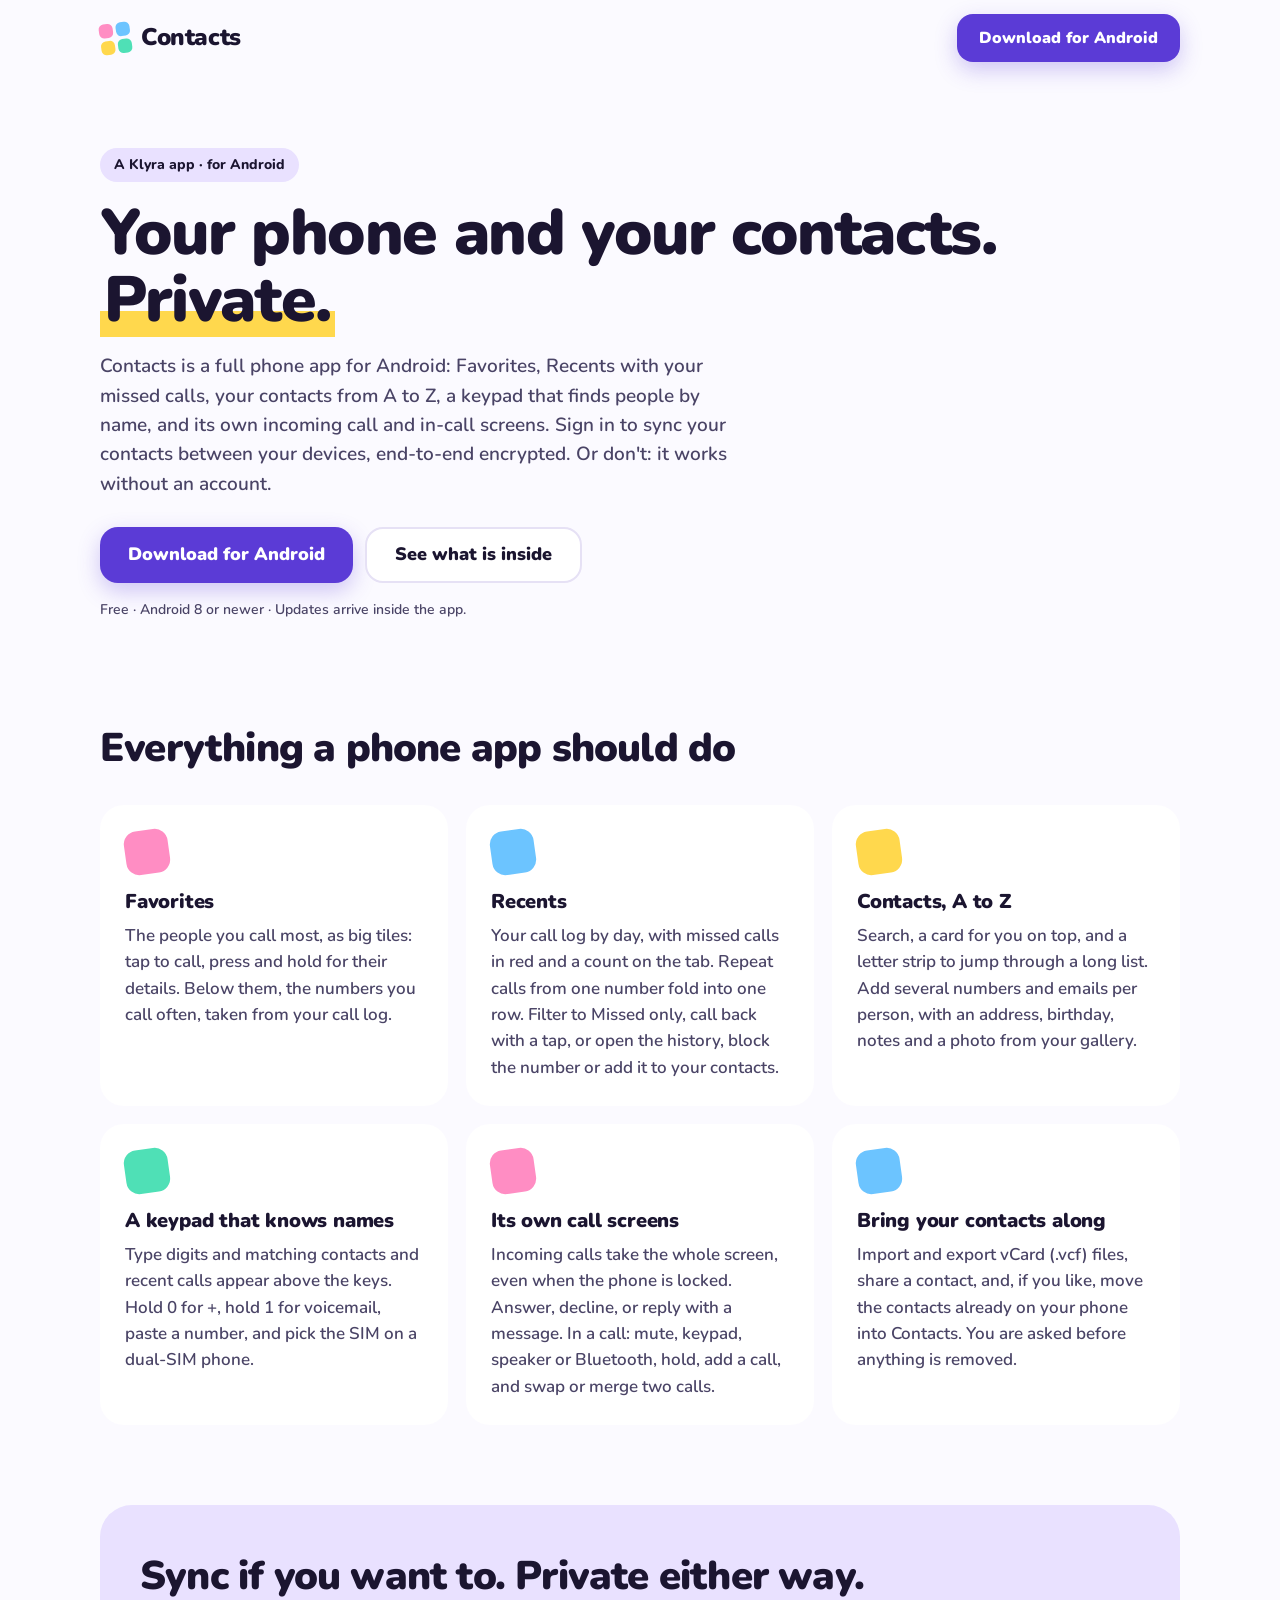
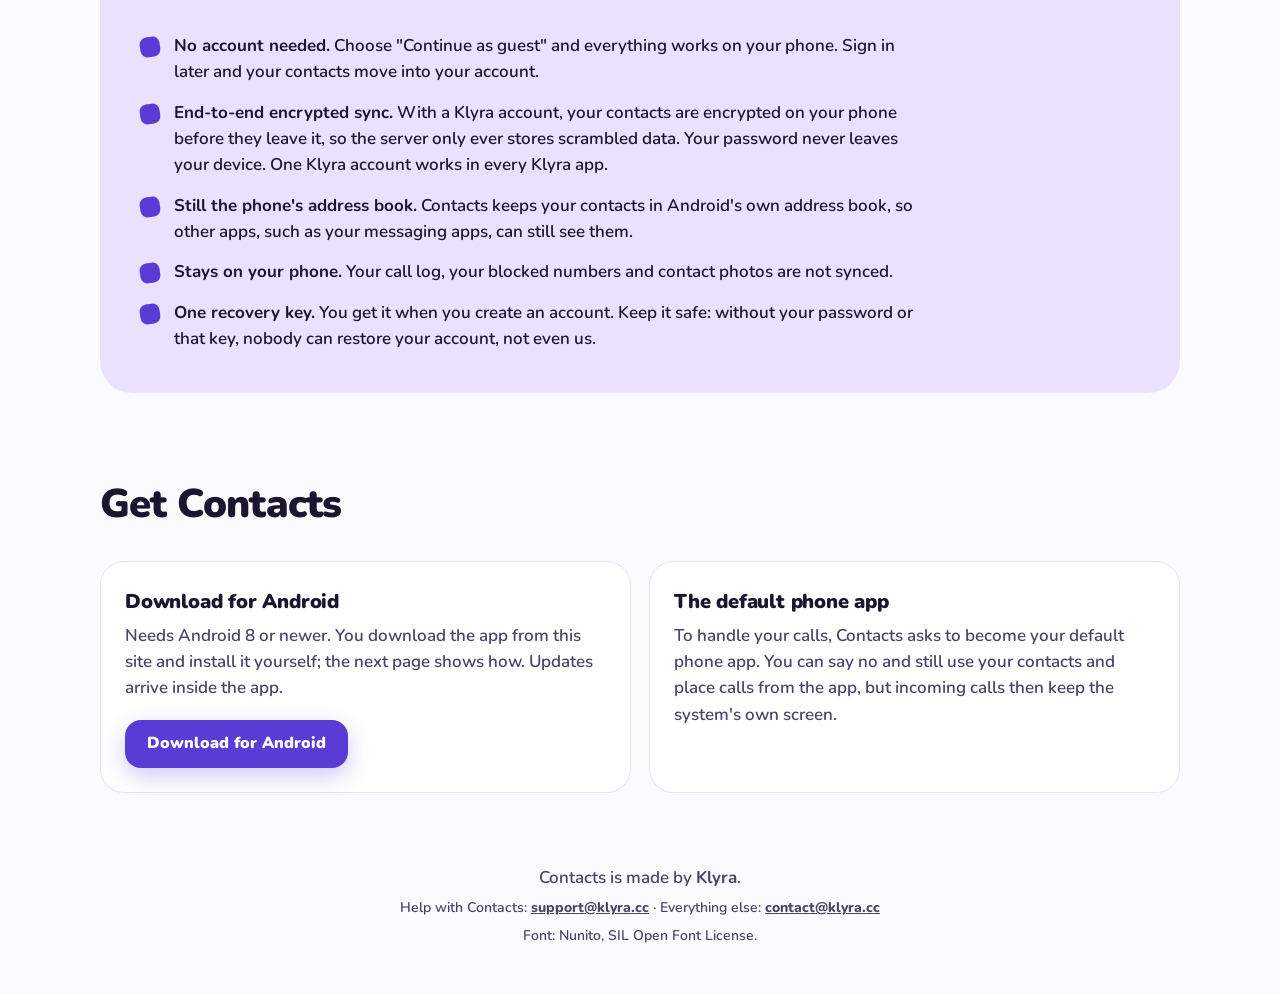
<file: index.html>
<!DOCTYPE html>
<html lang="en">
<head>
  <meta charset="UTF-8">
  <meta name="viewport" content="width=device-width, initial-scale=1.0">
  <!-- Static page: no inline code, nothing loaded from other sites. -->
  <meta http-equiv="Content-Security-Policy" content="default-src 'none'; style-src 'self'; font-src 'self'; img-src 'self'; base-uri 'none'; form-action 'none'">
  <meta name="referrer" content="strict-origin-when-cross-origin">
  <title>Contacts: the phone and contacts app for Android, by Klyra</title>
  <meta name="description" content="Contacts is a full phone and contacts app for Android: Favorites, Recents with missed calls, contacts A-Z, a keypad with name search and its own call screens. Optional end-to-end encrypted sync with your Klyra account. Works without an account.">
  <meta name="theme-color" content="#FBFAFF" media="(prefers-color-scheme: light)">
  <meta name="theme-color" content="#13101F" media="(prefers-color-scheme: dark)">
  <meta property="og:title" content="Contacts, the phone app for Android">
  <meta property="og:description" content="Your phone and your contacts in one private app. Optional end-to-end encrypted sync. No account needed.">
  <meta property="og:image" content="https://contacts.klyra.cc/landing/icon-512.png">
  <link rel="icon" type="image/png" href="/landing/favicon.png">
  <link rel="apple-touch-icon" href="/landing/icon-192.png">
  <link rel="preload" href="/landing/Nunito.ttf" as="font" type="font/ttf" crossorigin>
  <link rel="stylesheet" href="/landing/style.css">
</head>
<body>
<a class="skip" href="#main">Skip to content</a>

<header class="top">
  <a class="brand" href="/" aria-label="Contacts home">
    <span class="logo" aria-hidden="true"><i class="c-bubblegum"></i><i class="c-sky"></i><i class="c-lemon"></i><i class="c-mint"></i></span>
    Contacts
  </a>
  <nav class="auth" aria-label="Download">
    <a class="btn primary" href="/android/">Download for Android</a>
  </nav>
</header>

<main id="main">
  <section class="hero">
    <p class="pill">A Klyra app · for Android</p>
    <h1>Your phone and your contacts. <span class="hl">Private.</span></h1>
    <p class="lead">Contacts is a full phone app for Android: Favorites, Recents with your missed calls, your contacts from A to Z, a keypad that finds people by name, and its own incoming call and in-call screens. Sign in to sync your contacts between your devices, end-to-end encrypted. Or don't: it works without an account.</p>
    <div class="cta">
      <a class="btn primary big" href="/android/">Download for Android</a>
      <a class="btn ghost big" href="#features">See what is inside</a>
    </div>
    <p class="small">Free · Android 8 or newer · Updates arrive inside the app.</p>
  </section>

  <section class="features" id="features" aria-labelledby="f-title">
    <h2 id="f-title">Everything a phone app should do</h2>
    <div class="grid">
      <article class="card c-tint-bubblegum">
        <span class="tile c-bubblegum" aria-hidden="true"></span>
        <h3>Favorites</h3>
        <p>The people you call most, as big tiles: tap to call, press and hold for their details. Below them, the numbers you call often, taken from your call log.</p>
      </article>
      <article class="card c-tint-sky">
        <span class="tile c-sky" aria-hidden="true"></span>
        <h3>Recents</h3>
        <p>Your call log by day, with missed calls in red and a count on the tab. Repeat calls from one number fold into one row. Filter to Missed only, call back with a tap, or open the history, block the number or add it to your contacts.</p>
      </article>
      <article class="card c-tint-lemon">
        <span class="tile c-lemon" aria-hidden="true"></span>
        <h3>Contacts, A to Z</h3>
        <p>Search, a card for you on top, and a letter strip to jump through a long list. Add several numbers and emails per person, with an address, birthday, notes and a photo from your gallery.</p>
      </article>
      <article class="card c-tint-mint">
        <span class="tile c-mint" aria-hidden="true"></span>
        <h3>A keypad that knows names</h3>
        <p>Type digits and matching contacts and recent calls appear above the keys. Hold 0 for +, hold 1 for voicemail, paste a number, and pick the SIM on a dual-SIM phone.</p>
      </article>
      <article class="card c-tint-peach">
        <span class="tile c-bubblegum" aria-hidden="true"></span>
        <h3>Its own call screens</h3>
        <p>Incoming calls take the whole screen, even when the phone is locked. Answer, decline, or reply with a message. In a call: mute, keypad, speaker or Bluetooth, hold, add a call, and swap or merge two calls.</p>
      </article>
      <article class="card c-tint-lilac">
        <span class="tile c-sky" aria-hidden="true"></span>
        <h3>Bring your contacts along</h3>
        <p>Import and export vCard (.vcf) files, share a contact, and, if you like, move the contacts already on your phone into Contacts. You are asked before anything is removed.</p>
      </article>
    </div>
  </section>

  <section class="privacy c-tint-lilac" aria-labelledby="p-title">
    <h2 id="p-title">Sync if you want to. Private either way.</h2>
    <ul>
      <li><b>No account needed.</b> Choose "Continue as guest" and everything works on your phone. Sign in later and your contacts move into your account.</li>
      <li><b>End-to-end encrypted sync.</b> With a Klyra account, your contacts are encrypted on your phone before they leave it, so the server only ever stores scrambled data. Your password never leaves your device. One Klyra account works in every Klyra app.</li>
      <li><b>Still the phone's address book.</b> Contacts keeps your contacts in Android's own address book, so other apps, such as your messaging apps, can still see them.</li>
      <li><b>Stays on your phone.</b> Your call log, your blocked numbers and contact photos are not synced.</li>
      <li><b>One recovery key.</b> You get it when you create an account. Keep it safe: without your password or that key, nobody can restore your account, not even us.</li>
    </ul>
  </section>

  <section class="get" aria-labelledby="g-title">
    <h2 id="g-title">Get Contacts</h2>
    <div class="grid two">
      <article class="card">
        <h3>Download for Android</h3>
        <p>Needs Android 8 or newer. You download the app from this site and install it yourself; the next page shows how. Updates arrive inside the app.</p>
        <a class="btn primary" href="/android/">Download for Android</a>
      </article>
      <article class="card">
        <h3>The default phone app</h3>
        <p>To handle your calls, Contacts asks to become your default phone app. You can say no and still use your contacts and place calls from the app, but incoming calls then keep the system's own screen.</p>
      </article>
    </div>
  </section>
</main>

<footer class="foot">
  <p>Contacts is made by <b>Klyra</b>.</p>
  <p class="small">Help with Contacts: <a href="mailto:support@klyra.cc">support@klyra.cc</a> · Everything else: <a href="mailto:contact@klyra.cc">contact@klyra.cc</a></p>
  <p class="small">Font: Nunito, SIL Open Font License.</p>
</footer>
</body>
</html>
</file>
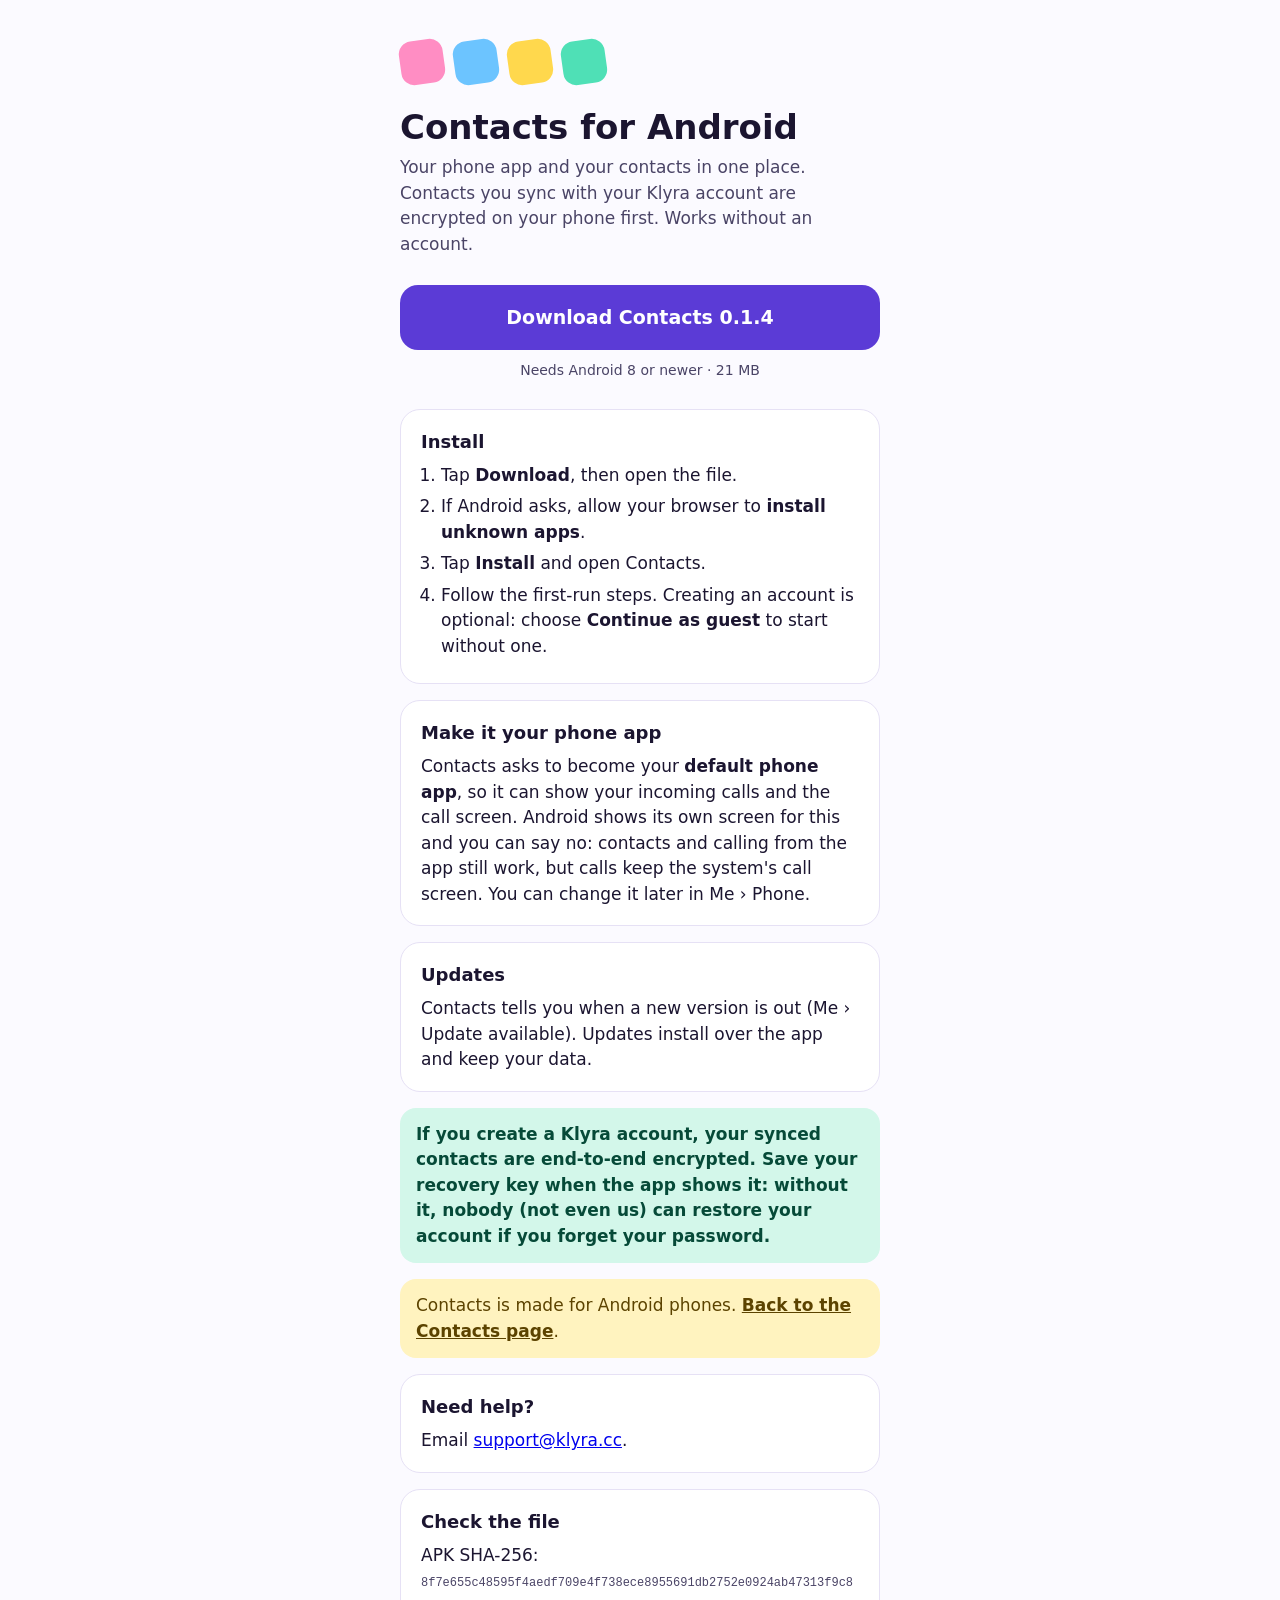
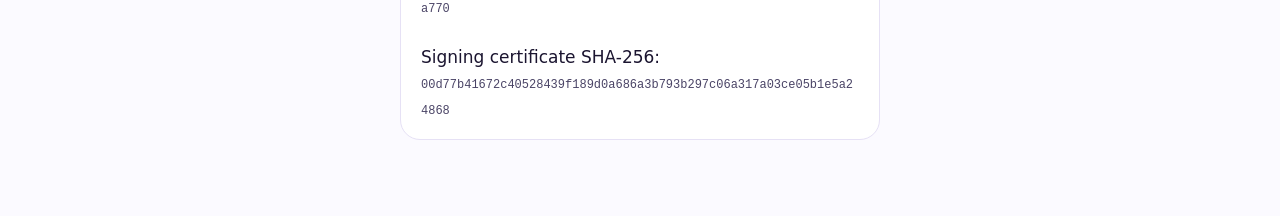
<file: android/index.html>
<!DOCTYPE html>
<html lang="en">
<head>
  <meta charset="UTF-8">
  <meta name="viewport" content="width=device-width, initial-scale=1.0">
  <meta http-equiv="Content-Security-Policy" content="default-src 'none'; style-src 'unsafe-inline'; img-src 'self'; base-uri 'none'; form-action 'none'">
  <title>Contacts for Android</title>
  <link rel="icon" type="image/png" href="/landing/favicon.png">
  <style>
    :root { --bg:#FBFAFF; --card:#FFFFFF; --text:#1B1530; --text2:#4A4466; --primary:#5B3BD6; --mint:#D3F7EA; --mintInk:#064A38; --lemon:#FFF3BF; --lemonInk:#5C4300; --line:#E6E1F5; }
    @media (prefers-color-scheme: dark) { :root { --bg:#13101F; --card:#1E1A31; --text:#F4F1FF; --text2:#C9C3E3; --primary:#B69CFF; --mint:#28424C; --mintInk:#69E5C1; --lemon:#4B4037; --lemonInk:#FFDE68; --line:#372F55; } }
    * { box-sizing: border-box; }
    body { margin:0; background:var(--bg); color:var(--text); font: 17px/1.5 system-ui, -apple-system, "Segoe UI", Roboto, sans-serif; }
    main { max-width: 520px; margin: 0 auto; padding: 40px 20px 60px; }
    .tiles { display:flex; gap:10px; margin-bottom: 24px; }
    .tiles span { width:44px; height:44px; border-radius:13px; display:block; transform: rotate(-8deg); }
    h1 { font-size: 34px; line-height: 1.15; margin: 0 0 8px; font-weight: 900; }
    p.lead { color: var(--text2); margin: 0 0 28px; }
    a.button { display:block; text-align:center; background:var(--primary); color:#fff; text-decoration:none; font-weight:800; padding:18px; border-radius:18px; font-size:19px; }
    @media (prefers-color-scheme: dark) { a.button { color:#1B1530; } }
    .meta { text-align:center; color:var(--text2); font-size:14px; margin: 10px 0 28px; }
    .card { background:var(--card); border:1.5px solid var(--line); border-radius:20px; padding: 18px 20px; margin-bottom: 16px; }
    .card h2 { font-size: 18px; margin: 0 0 8px; }
    ol { margin: 0; padding-left: 20px; } li { margin: 6px 0; }
    .note { background: var(--mint); color: var(--mintInk); border-radius:16px; padding: 14px 16px; font-weight: 600; }
    .web { background: var(--lemon); color: var(--lemonInk); border-radius:16px; padding: 14px 16px; margin-top: 16px; }
    .web a { color: inherit; font-weight: 800; }
    code { font-size: 12px; word-break: break-all; color: var(--text2); }
  </style>
</head>
<body>
<main>
  <div class="tiles" aria-hidden="true">
    <span style="background:#FF8DC3"></span><span style="background:#6CC4FF"></span><span style="background:#FFD84D"></span><span style="background:#4FE0B6"></span>
  </div>
  <h1>Contacts for Android</h1>
  <p class="lead">Your phone app and your contacts in one place. Contacts you sync with your Klyra account are encrypted on your phone first. Works without an account.</p>

  <a class="button" href="contacts-0.1.4.apk" download>Download Contacts 0.1.4</a>
  <div class="meta">Needs Android 8 or newer · 21 MB</div>

  <div class="card">
    <h2>Install</h2>
    <ol>
      <li>Tap <b>Download</b>, then open the file.</li>
      <li>If Android asks, allow your browser to <b>install unknown apps</b>.</li>
      <li>Tap <b>Install</b> and open Contacts.</li>
      <li>Follow the first-run steps. Creating an account is optional: choose <b>Continue as guest</b> to start without one.</li>
    </ol>
  </div>

  <div class="card">
    <h2>Make it your phone app</h2>
    Contacts asks to become your <b>default phone app</b>, so it can show your incoming calls and the call screen. Android shows its own screen for this and you can say no: contacts and calling from the app still work, but calls keep the system's call screen. You can change it later in Me &rsaquo; Phone.
  </div>

  <div class="card">
    <h2>Updates</h2>
    Contacts tells you when a new version is out (Me &rsaquo; Update available). Updates install over the app and keep your data.
  </div>

  <div class="note">If you create a Klyra account, your synced contacts are end-to-end encrypted. Save your recovery key when the app shows it: without it, nobody (not even us) can restore your account if you forget your password.</div>

  <div class="web">Contacts is made for Android phones. <a href="/">Back to the Contacts page</a>.</div>

  <div class="card" style="margin-top:16px">
    <h2>Need help?</h2>
    Email <a href="mailto:support@klyra.cc">support@klyra.cc</a>.
  </div>

  <div class="card" style="margin-top:16px">
    <h2>Check the file</h2>
    APK SHA-256:<br><code>8f7e655c48595f4aedf709e4f738ece8955691db2752e0924ab47313f9c8a770</code><br><br>
    Signing certificate SHA-256:<br><code>00d77b41672c40528439f189d0a686a3b793b297c06a317a03ce05b1e5a24868</code>
  </div>
</main>
</body>
</html>
</file>
<file: landing/style.css>
/* Landing page of the app. Colors are the app's tokens (lib/app/theme/tokens.dart,
   candy.dart); dark mode follows the system like the app. */
@font-face {
  font-family: 'Nunito';
  src: url('/landing/Nunito.ttf') format('truetype');
  font-weight: 200 1000;
  font-display: swap;
}

:root {
  --bg: #FBFAFF; --surface: #FFFFFF; --surface2: #F3F0FC; --line: #E6E1F5;
  --text: #1B1530; --text2: #4A4466; --primary: #5B3BD6; --on-primary: #FFFFFF;
  --ink: #1B1530;
  --lemon: #FFD84D; --lemon-t: #FFF3BF;
  --mint: #4FE0B6; --mint-t: #D3F7EA;
  --lilac: #B69CFF; --lilac-t: #E9E1FF;
  --bubblegum: #FF8DC3; --bubblegum-t: #FFDFEE;
  --peach: #FFA974; --peach-t: #FFE4D2;
  --sky: #6CC4FF; --sky-t: #D6EDFF;
  --shadow: 0 18px 50px rgba(91, 59, 214, .14);
}
@media (prefers-color-scheme: dark) {
  :root {
    --bg: #13101F; --surface: #1E1A31; --surface2: #292342; --line: #372F55;
    --text: #F4F1FF; --text2: #C9C3E3; --primary: #B69CFF; --on-primary: #1B1530;
    --lemon-t: #4B4037; --mint-t: #28424C; --lilac-t: #3C345A;
    --bubblegum-t: #4B314E; --peach-t: #4B373E; --sky-t: #2E3C5A;
    --shadow: 0 18px 50px rgba(0, 0, 0, .45);
  }
}

* { box-sizing: border-box; }
html { scroll-behavior: smooth; }
@media (prefers-reduced-motion: reduce) { html { scroll-behavior: auto; } * { transition: none !important; } }
body {
  margin: 0; background: var(--bg); color: var(--text);
  font: 600 17px/1.55 'Nunito', system-ui, -apple-system, 'Segoe UI', Roboto, sans-serif;
}
a { color: var(--primary); font-weight: 800; }
img { display: block; }
h1, h2, h3 { font-weight: 900; margin: 0; }
p { margin: 0; }

.skip { position: absolute; left: -999px; top: 8px; background: var(--surface); padding: 10px 14px; border-radius: 12px; z-index: 10; }
.skip:focus { left: 12px; }
:focus-visible { outline: 3px solid var(--primary); outline-offset: 3px; }

/* Buttons: at least 48 px high. */
.btn {
  display: inline-flex; align-items: center; justify-content: center;
  min-height: 48px; padding: 0 22px; border-radius: 16px;
  font-weight: 900; font-size: 16px; text-decoration: none;
  transition: transform .15s ease, box-shadow .15s ease;
}
.btn:hover { transform: translateY(-2px); }
.btn.primary { background: var(--primary); color: var(--on-primary); box-shadow: 0 8px 22px rgba(91, 59, 214, .28); }
.btn.ghost { background: var(--surface); color: var(--text); border: 2px solid var(--line); }
.btn.big { min-height: 56px; padding: 0 28px; font-size: 18px; border-radius: 18px; }

/* Header */
.top {
  position: sticky; top: 0; z-index: 5;
  display: flex; align-items: center; justify-content: space-between; gap: 12px;
  max-width: 1120px; margin: 0 auto; padding: 14px 20px;
  background: color-mix(in srgb, var(--bg) 88%, transparent);
  backdrop-filter: blur(10px);
}
.brand { display: flex; align-items: center; gap: 10px; color: var(--text); text-decoration: none; font-size: 24px; font-weight: 900; letter-spacing: -.4px; }
.logo { display: grid; grid-template-columns: 14px 14px; gap: 3px; transform: rotate(-8deg); }
.logo i { width: 14px; height: 14px; border-radius: 5px; }
.auth { display: flex; gap: 10px; }

/* Candy fills */
.c-bubblegum { background: var(--bubblegum); } .c-sky { background: var(--sky); }
.c-lemon { background: var(--lemon); } .c-mint { background: var(--mint); color: var(--ink); }
.c-tint-bubblegum { background: var(--bubblegum-t); } .c-tint-sky { background: var(--sky-t); }
.c-tint-lemon { background: var(--lemon-t); } .c-tint-mint { background: var(--mint-t); }
.c-tint-peach { background: var(--peach-t); } .c-tint-lilac { background: var(--lilac-t); }

/* Hero */
main { max-width: 1120px; margin: 0 auto; padding: 0 20px; }
.hero { padding: 72px 0 56px; }
.tiles { display: flex; gap: 10px; margin-bottom: 24px; }
.tiles span { width: 44px; height: 44px; border-radius: 13px; display: block; transform: rotate(-8deg); }
.pill { display: inline-block; background: var(--lilac-t); color: var(--text); border-radius: 999px; padding: 6px 14px; font-size: 14px; font-weight: 800; margin-bottom: 18px; }
h1 { font-size: clamp(38px, 6vw, 64px); line-height: 1.05; letter-spacing: -1.4px; margin-bottom: 18px; }
.hl { background: linear-gradient(transparent 62%, var(--lemon) 62%, var(--lemon) 92%, transparent 92%); padding: 0 4px; }
@media (prefers-color-scheme: dark) { .hl { background: none; color: var(--lemon); padding: 0; } }
.lead { font-size: 19px; color: var(--text2); max-width: 34em; margin-bottom: 28px; }
.cta { display: flex; flex-wrap: wrap; gap: 12px; margin-bottom: 16px; }
.small { font-size: 14px; color: var(--text2); }

/* Sections */
section { padding: 40px 0; }
h2 { font-size: clamp(28px, 4vw, 40px); letter-spacing: -.8px; margin-bottom: 26px; }
.grid { display: grid; grid-template-columns: repeat(3, 1fr); gap: 18px; }
.grid.two { grid-template-columns: repeat(2, 1fr); }
.card { border-radius: 24px; padding: 24px; background: var(--surface); border: 1.5px solid var(--line); }
.card[class*="c-tint"] { border-color: transparent; }
.card .tile { display: block; width: 44px; height: 44px; border-radius: 13px; margin-bottom: 12px; transform: rotate(-8deg); }
.card h3 { font-size: 20px; letter-spacing: -.2px; margin-bottom: 6px; }
.card p { color: var(--text2); }
.get .card p { margin-bottom: 18px; }

.privacy { border-radius: 32px; padding: 40px; margin: 40px 0; }
.privacy ul { margin: 0; padding: 0; list-style: none; display: grid; gap: 14px; max-width: 46em; }
.privacy li { padding-left: 34px; position: relative; }
.privacy li::before { content: ''; position: absolute; left: 0; top: 4px; width: 20px; height: 20px; border-radius: 7px; background: var(--primary); transform: rotate(-8deg); }

.foot { max-width: 1120px; margin: 0 auto; padding: 32px 20px 48px; text-align: center; color: var(--text2); display: grid; gap: 6px; }
.foot a { color: inherit; }

/* Small screens */
@media (max-width: 880px) {
  .hero { padding-top: 28px; }
  .grid { grid-template-columns: 1fr 1fr; }
}
@media (max-width: 560px) {
  .grid, .grid.two { grid-template-columns: 1fr; }
  .top { padding: 10px 14px; }
  .brand { font-size: 21px; }
  .auth .btn { padding: 0 14px; }
  .cta .btn { flex: 1 1 100%; }
  .privacy { padding: 26px 20px; border-radius: 24px; }
}

/* 404 */
.lost { min-height: 100vh; display: grid; place-content: center; justify-items: center; text-align: center; gap: 4px; }
.lost .tiles { margin-bottom: 8px; }
.lost h1 { font-size: clamp(32px, 5vw, 48px); margin-top: 16px; }
.lost .cta { justify-content: center; }
</file>
